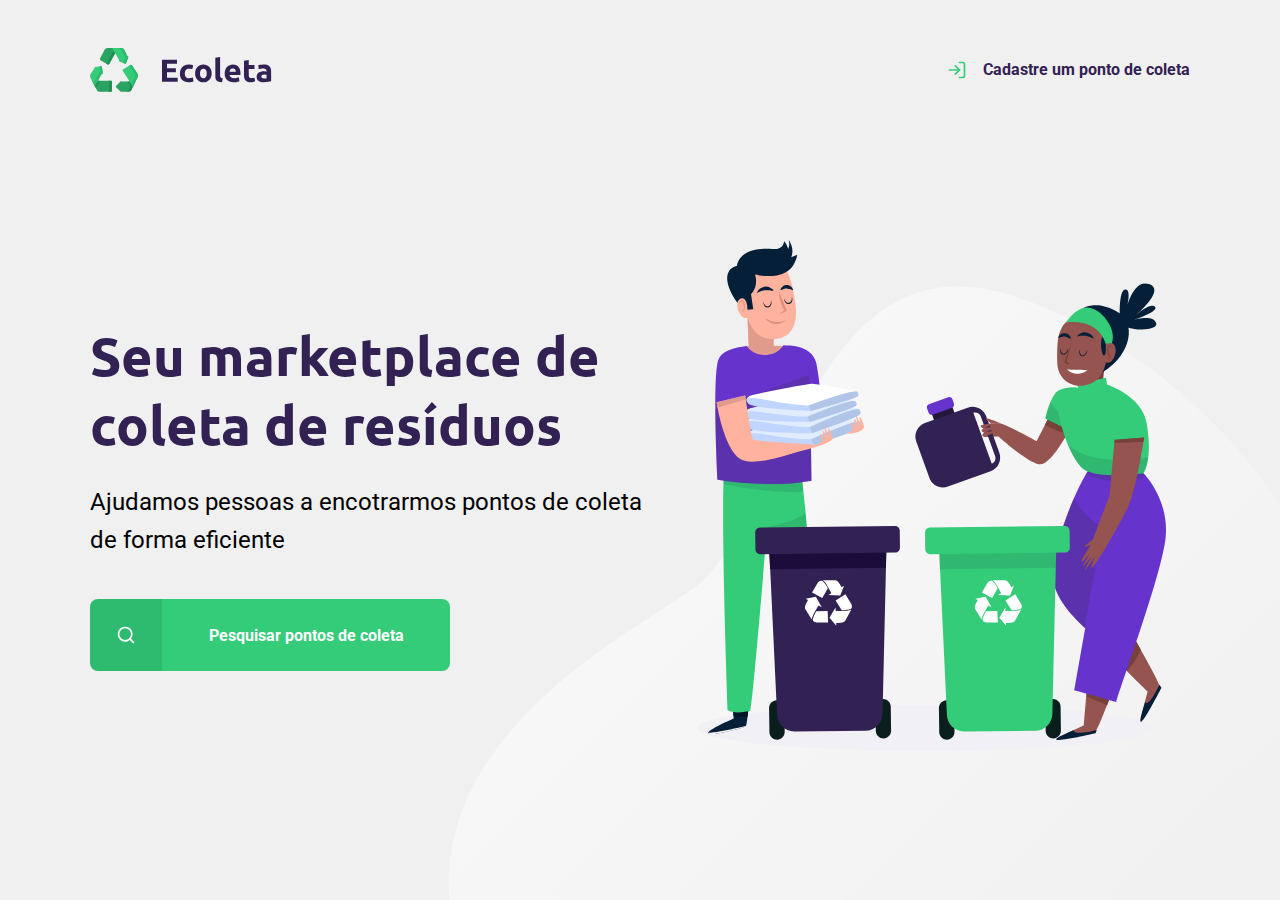
<file: nlw/index.html>
<!DOCTYPE html>
<html lang="en">
<head>
    <meta charset="UTF-8">
    <meta name="viewport" content="width=device-width, initial-scale=1.0">
    <title>ECOLETA</title>
    <link rel="stylesheet" href="https://fonts.googleapis.com/css2?family=Roboto&family=Ubuntu:wght@700display=swap" rel="stylesheet"> 
    <link rel="stylesheet" href="../nlw/style/home.css">
    <link rel="stylesheet" href="../nlw/style/main.css">
    <link rel="stylesheet" href="../nlw/style/modal.css">
    <link rel="stylesheet" href="../nlw/style/responsive.css">
</head>
<body>
    <div id="page-home">
        <div class="content">
            <header>
                <img src="assets/logo.svg" alt="Logomarca">
                <a href="#">
                    <span></span>
                    Cadastre um ponto de coleta</a>
            </header>
        
            <main>
                <h1 class="red">Seu marketplace de coleta de resíduos</h1>
            
                <p>Ajudamos pessoas a encotrarmos pontos de coleta de forma eficiente</p>
            
                <a href="#"> <span></span> <strong>Pesquisar pontos de coleta</strong> </a>
                
            </main>
        
    
        </div>

    </div>

    <div id="modal" class="hide">
        <div class="content">
            <div class="header">
                <h1>Pontos de Coleta</h1>
                <a href="create-point.html">Fechar</a>
            </div>
            <form action="">
                <label for="search">Cidade</label>
                <div class="search field">
                    <input type="text" name="search" placeholder="Pesquise por cidade">
                    <button>
                        <img src="assets/search.svg" alt="Buscar">
                    </button>
                </div>
            </form>
        </div>
    </div>
    <script src="js/index.js"></script>
</body>
</html>
</file>
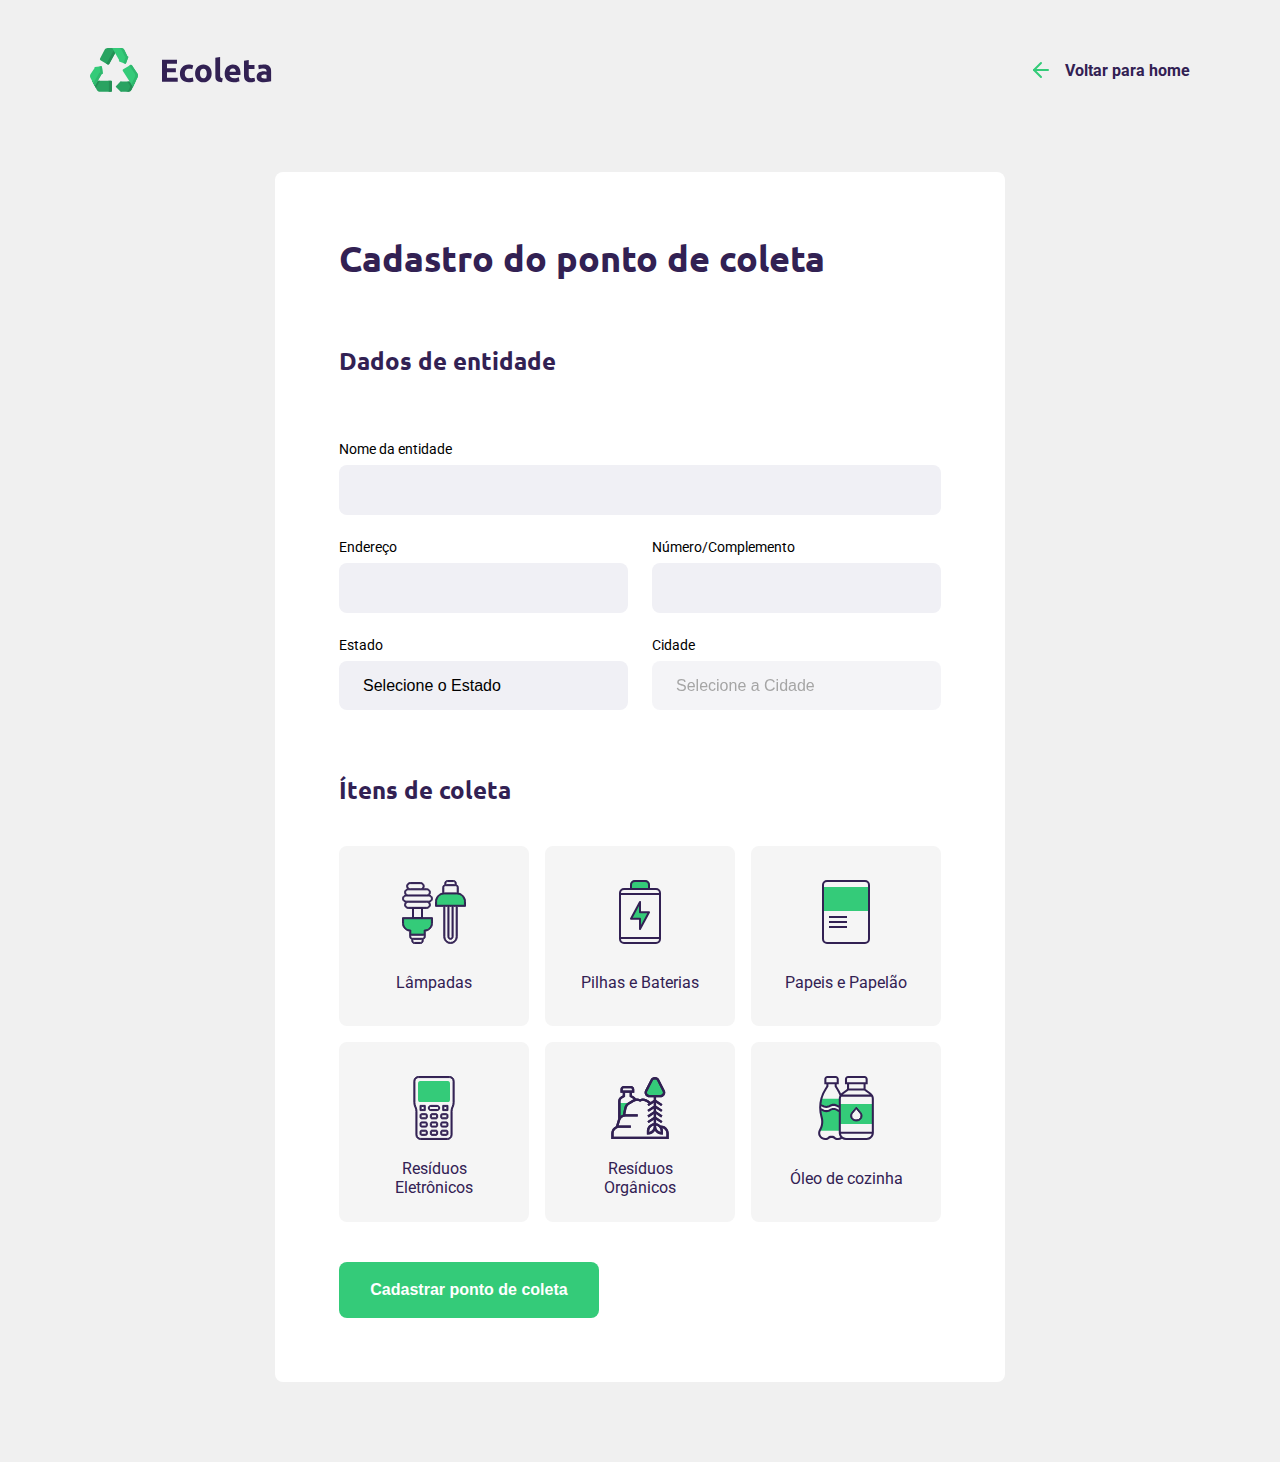
<file: nlw/create-point.html>
<!DOCTYPE html>
<html lang="en">
<head>
    <meta charset="UTF-8">
    <meta name="viewport" content="width=device-width, initial-scale=1.0">
    <title>ECOLETA</title>
    <link rel="stylesheet" href="https://fonts.googleapis.com/css2?family=Roboto&family=Ubuntu:wght@700display=swap" rel="stylesheet"> 
   
    <link rel="stylesheet" href="../nlw/style/main.css">
    <link rel="stylesheet" href="../nlw/style/create-point.css">
    <link rel="stylesheet" href="../nlw/style/responsive.css">
</head>
<body>
    <div id="page-create-point">
        
            <header>
                <img src="assets/logo.svg" alt="Logomarca">
                <a href="index.html">
                    <span></span>
                    Voltar para home</a>
            </header>

            <form action="">

                <h1>Cadastro do ponto de coleta</h1>

                <fieldset>
                    <legend>
                        <h2>Dados de entidade</h2>
                    </legend>

                    <div class="field">
                        <label for="">Nome da entidade</label>
                        <input type="text" name="name" required>
                    </div>

                    <div class="field-group">
                        <div class="field">
                            <label for="address">Endereço</label>
                            <input type="text" name="address" required>
                        </div>
                        <div class="field">
                            <label for="address">Número/Complemento</label>
                            <input type="text" name="address2" required>
                        </div>
                    </div>

                    <div class="field-group"> 
                        <div class="field">
                            <label for="state">Estado</label>
                            <select name="uf" required>
                                <option value="">Selecione o Estado</option>
                            </select>
                        </div>

                        <div class="field">
                            <label for="state">Cidade</label>
                            <select name="city" disabled required>
                                <option value="">Selecione a Cidade</option>
                                
                            </select>
                            <input type="hidden" name="state">
                        </div>
                       
                    </div>
                </fieldset>

                <fieldset>
                    <legend>
                        <h2>Ítens de coleta</h2>
                    </legend>

                    <div class="items-grid">
                        <li data-id="1">
                            <img src="assets/lampadas.svg" alt="Lampadas">
                            <span>Lâmpadas</span>
                        </li>

                        <li data-id="2">
                            <img src="assets/baterias.svg" alt="Pilhas e Baterias">
                            <span>Pilhas e Baterias</span>
                        </li>
                        
                        <li data-id="3">
                            <img src="assets/papeis-papelao.svg" alt="Papeis e Papelão">
                            <span>Papeis e Papelão</span>
                        </li>

                        <li data-id="4">
                            <img src="assets/eletronicos.svg" alt="Resíduos Eletrônicos">
                            <span>Resíduos Eletrônicos</span>
                        </li>

                        <li data-id="5">
                            <img src="assets/organicos.svg" alt="Resíduos Orgânicos">
                            <span>Resíduos Orgânicos</span>
                        </li>

                        <li data-id="6">
                            <img src="assets/oleo.svg" alt="Óleo de cozinha">
                            <span>Óleo de cozinha</span>
                        </li>
                    </div>

                    <input type="hidden" name="items">

                </fieldset>
                
                <button type="submit">Cadastrar ponto de coleta</button>
            </form>
    </div>

    <script src="js/create-point.js"></script>
</body>
</html>
</file>
<file: nlw/style/home.css>
#page-home{
    height: 100vh;
    background: url(../assets/home-background.svg) no-repeat;
    
    background-position: 35vw bottom;
}

#page-home .content{
    width: 90%;
    max-width: 1100px;
    height: 100%;
    margin: 0 auto;
    display: flex;
    flex-direction: column;
}


#page-home header{
    margin-top: 48px;
    display: flex;
    align-items: center;
    justify-content: space-between;
}

#page-home header a{
    display: flex;
    color: var(--title-color);
    font-weight: 700;
}

#page-home header a span{
    margin-right:16px;
    display: flex;
    background-image: url(../assets/log-in.svg);
    width: 20px;
    height: 20px;
}

#page-home main{
    max-width: 560px;
    flex: 1;
    display: flex;
    flex-direction: column;
    justify-content: center;
}

#page-home main h1{
    font-size: 54px;
    color: var(--title-color);
}

#page-home main p{
    font-size: 24px;
    line-height: 38px;
    margin-top: 24px;
}

#page-home main a{
    width: 100%;
    max-width: 360px;
    height: 72px;
    border-radius: 8px;
    display: flex;
    align-items: center;
    margin-top: 40px;
    background: var(--primary-color);
    transition: 400ms;
    color:white;
}

#page-home main a:hover{
    background-color: #2fb86e;
}

#page-home main a span{
    width: 72px;
    height: 72px;
    border-top-left-radius:8px;
    border-bottom-left-radius:8px ;
    background-color: rgba(0,0,0,0.08);
    display: flex;
    align-items: center;
    justify-content: center;
}

#page-home main a span::after{
    content: '';
    background-image: url(../assets/search.svg);
    width: 20px;
    height: 20px;
}

#page-home main a strong{
    flex:1;
    color:white;
    text-align: center;
}
</file>
<file: nlw/style/main.css>
:root{
    --title-color: #322153;
    --primary-color: #34cb79;
}

*{
    margin: 0;
    padding: 0;
    box-sizing: border-box;
}

html{
    font-family: 'Roboto', sans-serif;
}

body{
    background: #f0f0f0;
    -webkit-font-smoothing: antialiased;
}

a{
    text-decoration: none;
}

h1, h2, h3, h4, h5, h6{
    font-family: 'Ubuntu', sans-serif;
    color: var(--title-color);
}
</file>
<file: nlw/style/modal.css>
#modal{
    background-color: #0E0A14ef;
    height: 100vh;
    width: 100vw;
    position: fixed;
    top: 0;
    display: flex;
    justify-content: center;
    align-items: center;
    transition: 400ms;
}

#modal.hide{
    display: none;
    
}

#modal .content{
    color:white;
    width: 420px;
}

#modal .header{
    display: flex;
    align-items: center;
    justify-content: space-between;
    margin-bottom: 48px;
}

#modal .header a{
    background-image: url(../assets/x.svg);
    width: 20px;
    height: 20px;
    display: flex;
    font-size: 0.01px;
}

#modal .header h1{
    color:white;
    font-size: 36px;
    line-height: 42px;
}

#modal form label{
    font-size: 14px;
    line-height: 16px;
    display: block;
    margin-bottom: 8px;
}

#modal form .field{
    display: flex;
}

#modal form input{
    flex: 1;
    background-color: #f0f0f5;
    border-radius: 8px;
    border-radius: 8px 0 0 8px;
    border: 0;
    padding:16px 24px;
    font-size: 16px;
    color:#6c6c80;
}

#modal form button{
    width: 72px;
    height: 72px;
    background-color: var(--primary-color);
    border: 0;
    border-radius: 0 8px 8px 0;
}

#modal form button:hover{
    background-color: #2fb85e;
}
</file>
<file: nlw/style/responsive.css>
@media (max-width: 900px){
    #page-home{
        background-position-x:70vw ;
    }

    #page-home .content{
        align-items: center;
        text-align: center;
    }

    #page-home header a{
        position: absolute;
        bottom: 48px;
        left: 50%;
        transform: translateX(-50%);
    }

    #page-home main{
        align-items: center;
    }
    #page-search-results .cards{
        grid-template-columns: 1fr;
    }
    #page-search-results .cards img{
        height: 250px;
    }
}

@media(min-width: 1700px){
    #page-home{
        background-position-x:40vw ;
    }
}

@media(max-height: 760px){
    #page-home{
        background-position-y:200px;
    }
}
</file>
<file: nlw/style/create-point.css>
#page-create-point{
    width: 90%;
    max-width: 1100px;
    margin:  0 auto;
}

#page-create-point header{
    margin-top: 48px;

    display: flex;
    justify-content: space-between;
    align-items: center;
}

#page-create-point header a{
    color: var(--title-color);
    font-weight: bold;
    display: flex;
    align-items: center;
}

#page-create-point header a span{
    margin-right: 16px;
    background-image: url('../assets/arrow-left.svg');
    display: flex;
    width: 20px;
    height: 24px;
}

form{
    background-color: white;
    margin: 80px auto;
    padding: 64px;
    margin-top: 80px;
    border-radius: 8px;
    max-width:730px;
    
}

form h1{
    font-size: 36px;
}

form fieldset{
    margin-top: 64px;
    border:0;
}

form legend{
    margin-bottom: 40px;
}

form legend h2{
    font-size:24px;
}

form .field{
    flex: 1;
    display: flex;
    flex-direction: column;
    margin-top: 24px;
}

form .field-group{
    display: flex;
}

form input,
form select{
    background-color: #f0f0f5;
    border: 0;
    padding: 16px 24px;
    font-size: 16px;
    outline: none;
    border-radius: 8px;
}

form select{
    -webkit-appearance: none;
    -moz-appearance:none;
    appearance: none;
}

form label{
    font-size: 14px;
    margin-bottom: 8px;
}

form .field-group .field + .field{
    margin-left: 24px;
}

form button{
    width: 260px;
    height: 56px;
    background-color: var(--primary-color);
    border-radius: 8px;
    color: white;
    font-weight: bold;
    font-size: 16px;
    border: 0;
    margin-top: 40px;
    transition: background-color 400ms;
}

form button:hover{
    background-color: #2fb86e;
}

.items-grid{
    display: grid;
    grid-template-columns: 1fr 1fr 1fr;
    gap: 16px;
}

.items-grid li{
    background-color: #f5f5f5;
    list-style: none;
    border: 2px solid #f5f5f5;
    height: 180px;
    border-radius: 8px;
    padding: 32px 24px 16px;
    display: flex;
    flex-direction: column;
    align-items: center;
    justify-content: space-between;
    text-align: center;
    cursor: pointer;
}

.items-grid li span{
    margin-top: 12px;
    flex: 1;
    display: flex;
    align-items: center;
    color: var(--title-color);
}

.items-grid li.selected{
    background: #e1faec;
    border: 2px solid #34cb79;
}

.items-grid li img,
.items-grid li span{
    pointer-events: none;
}
</file>
